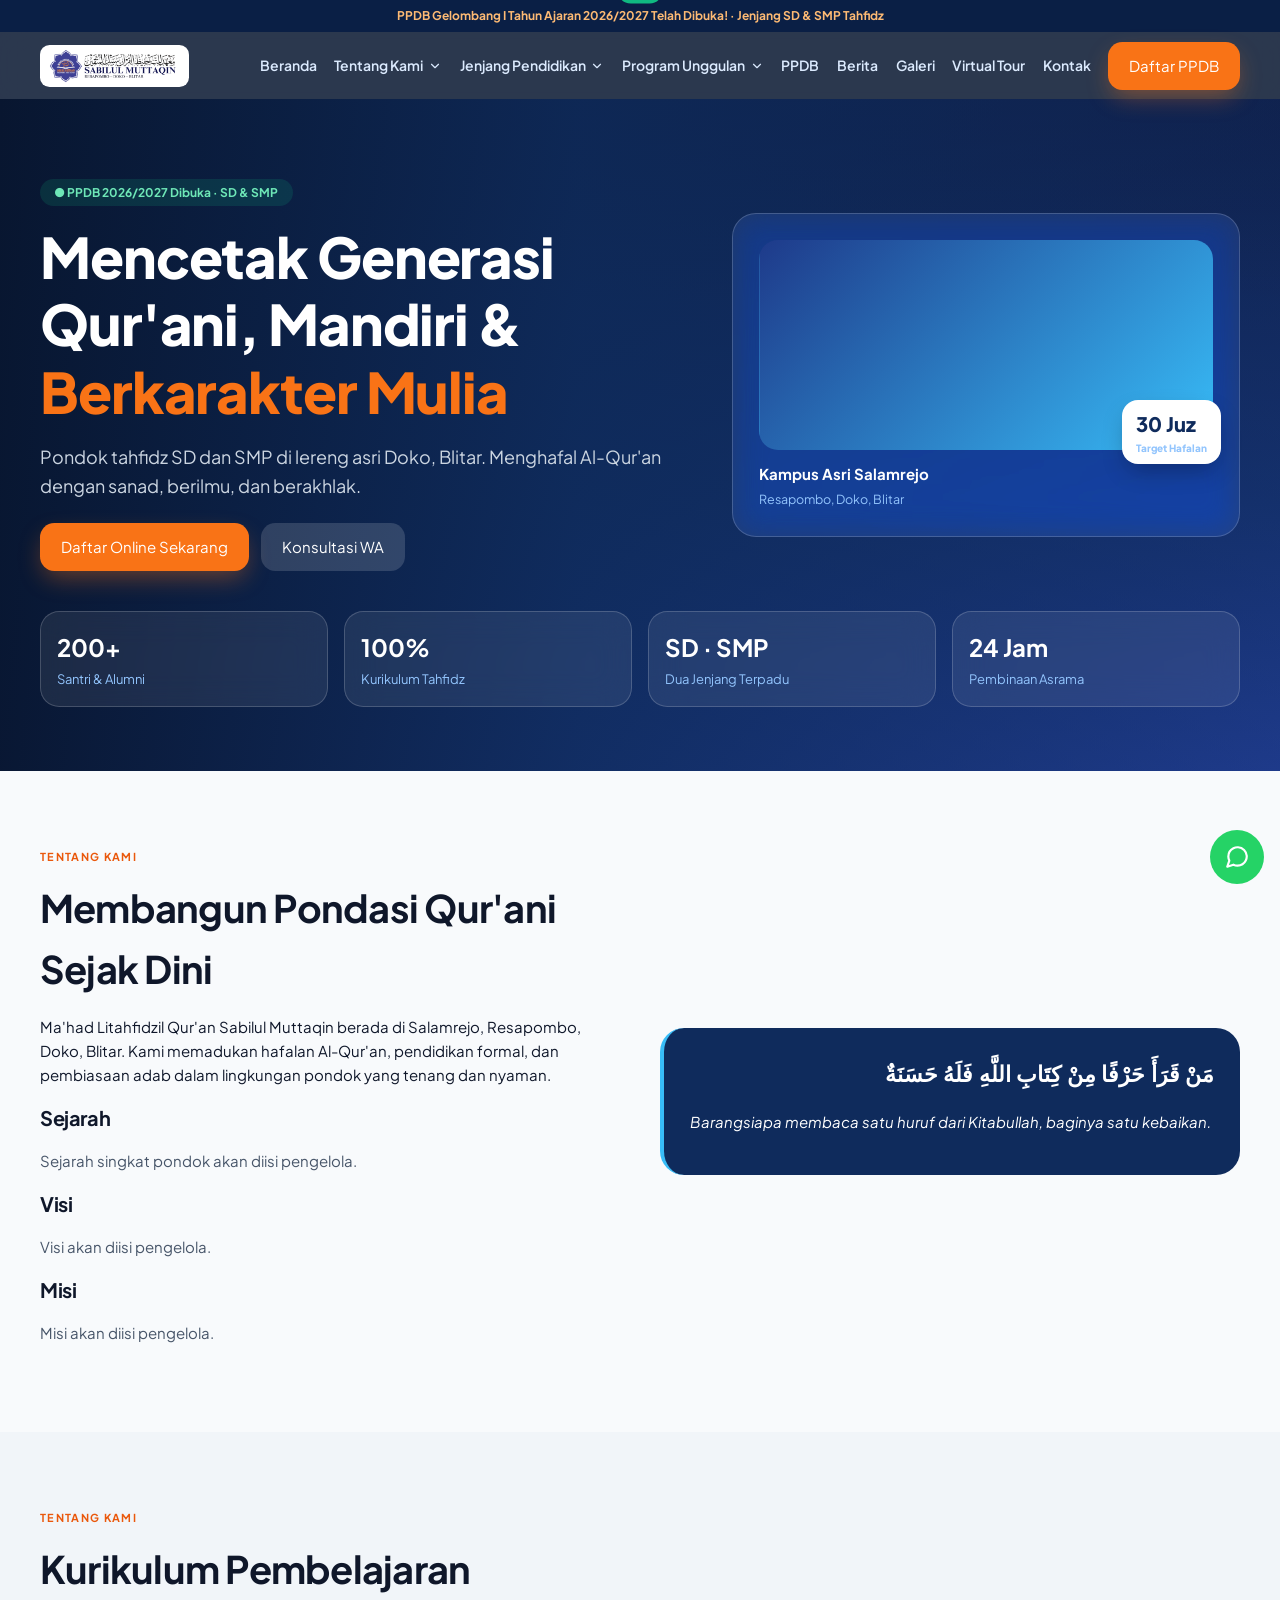
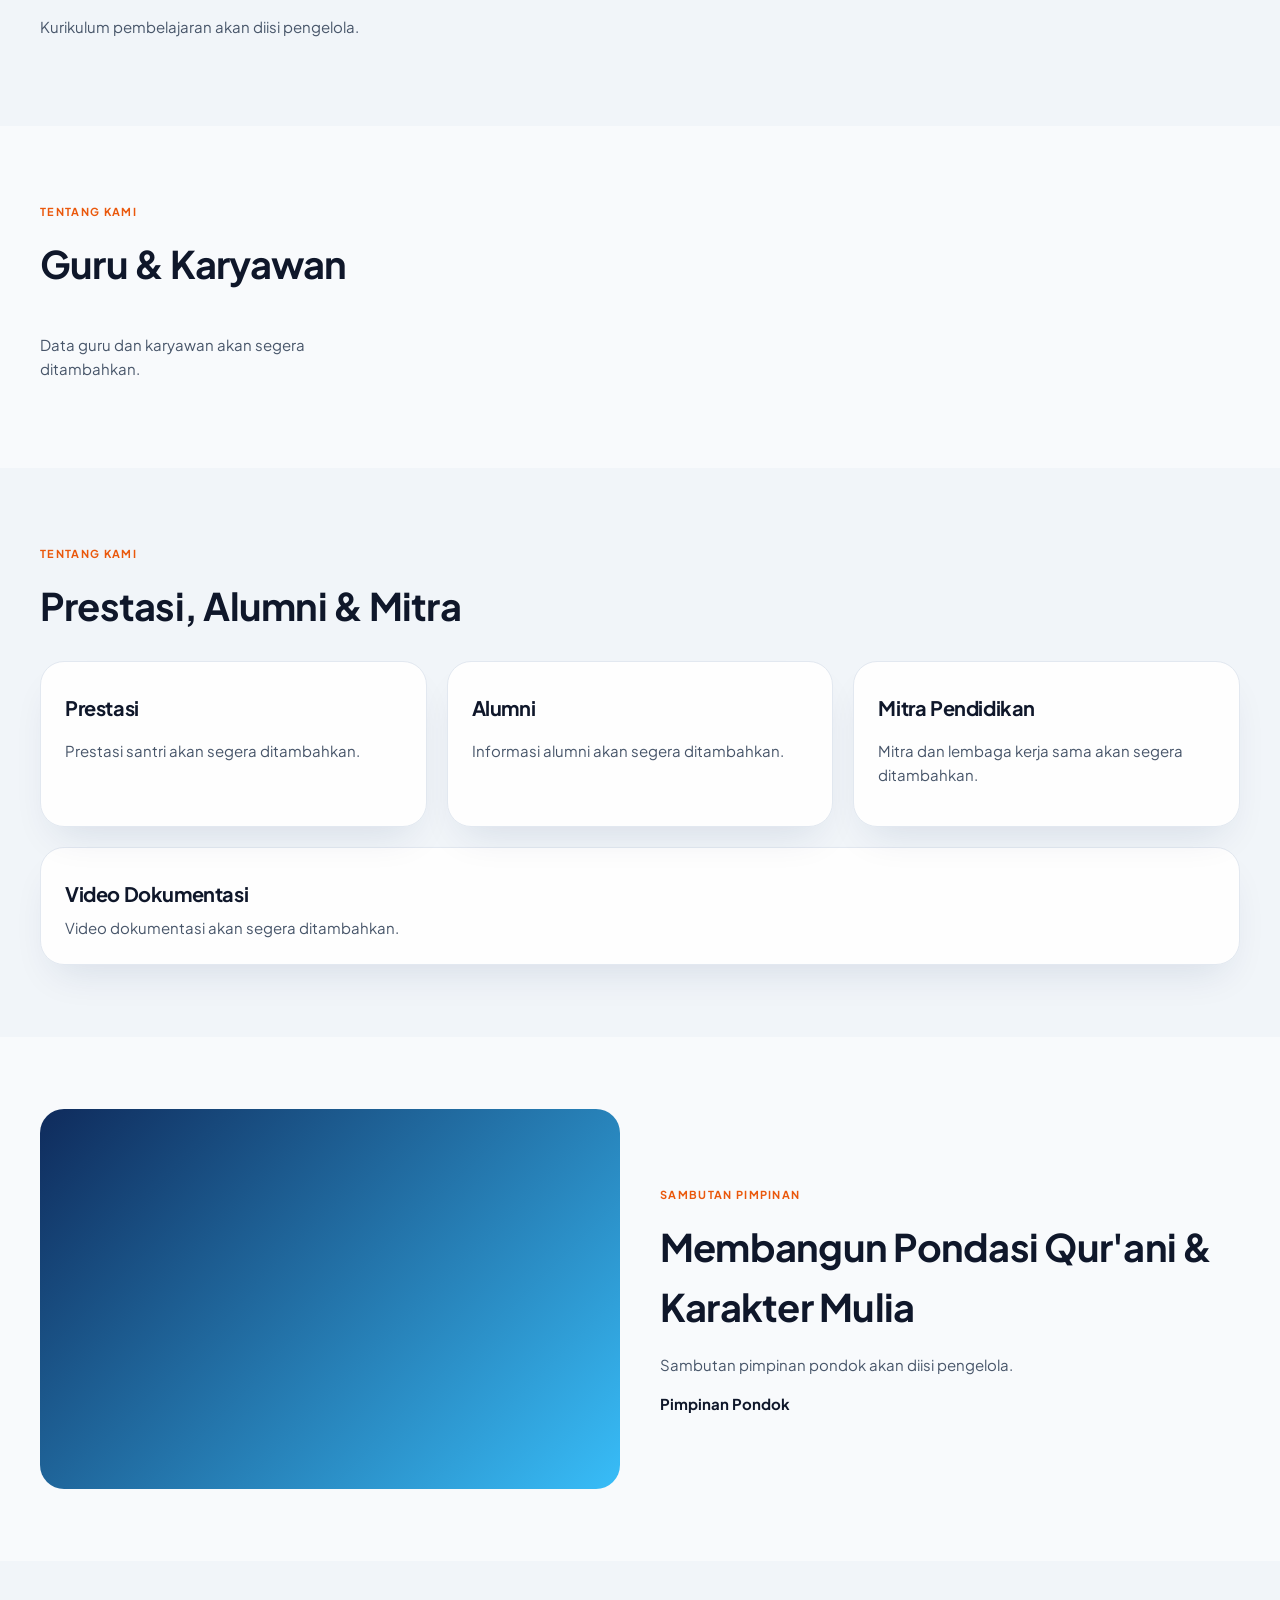
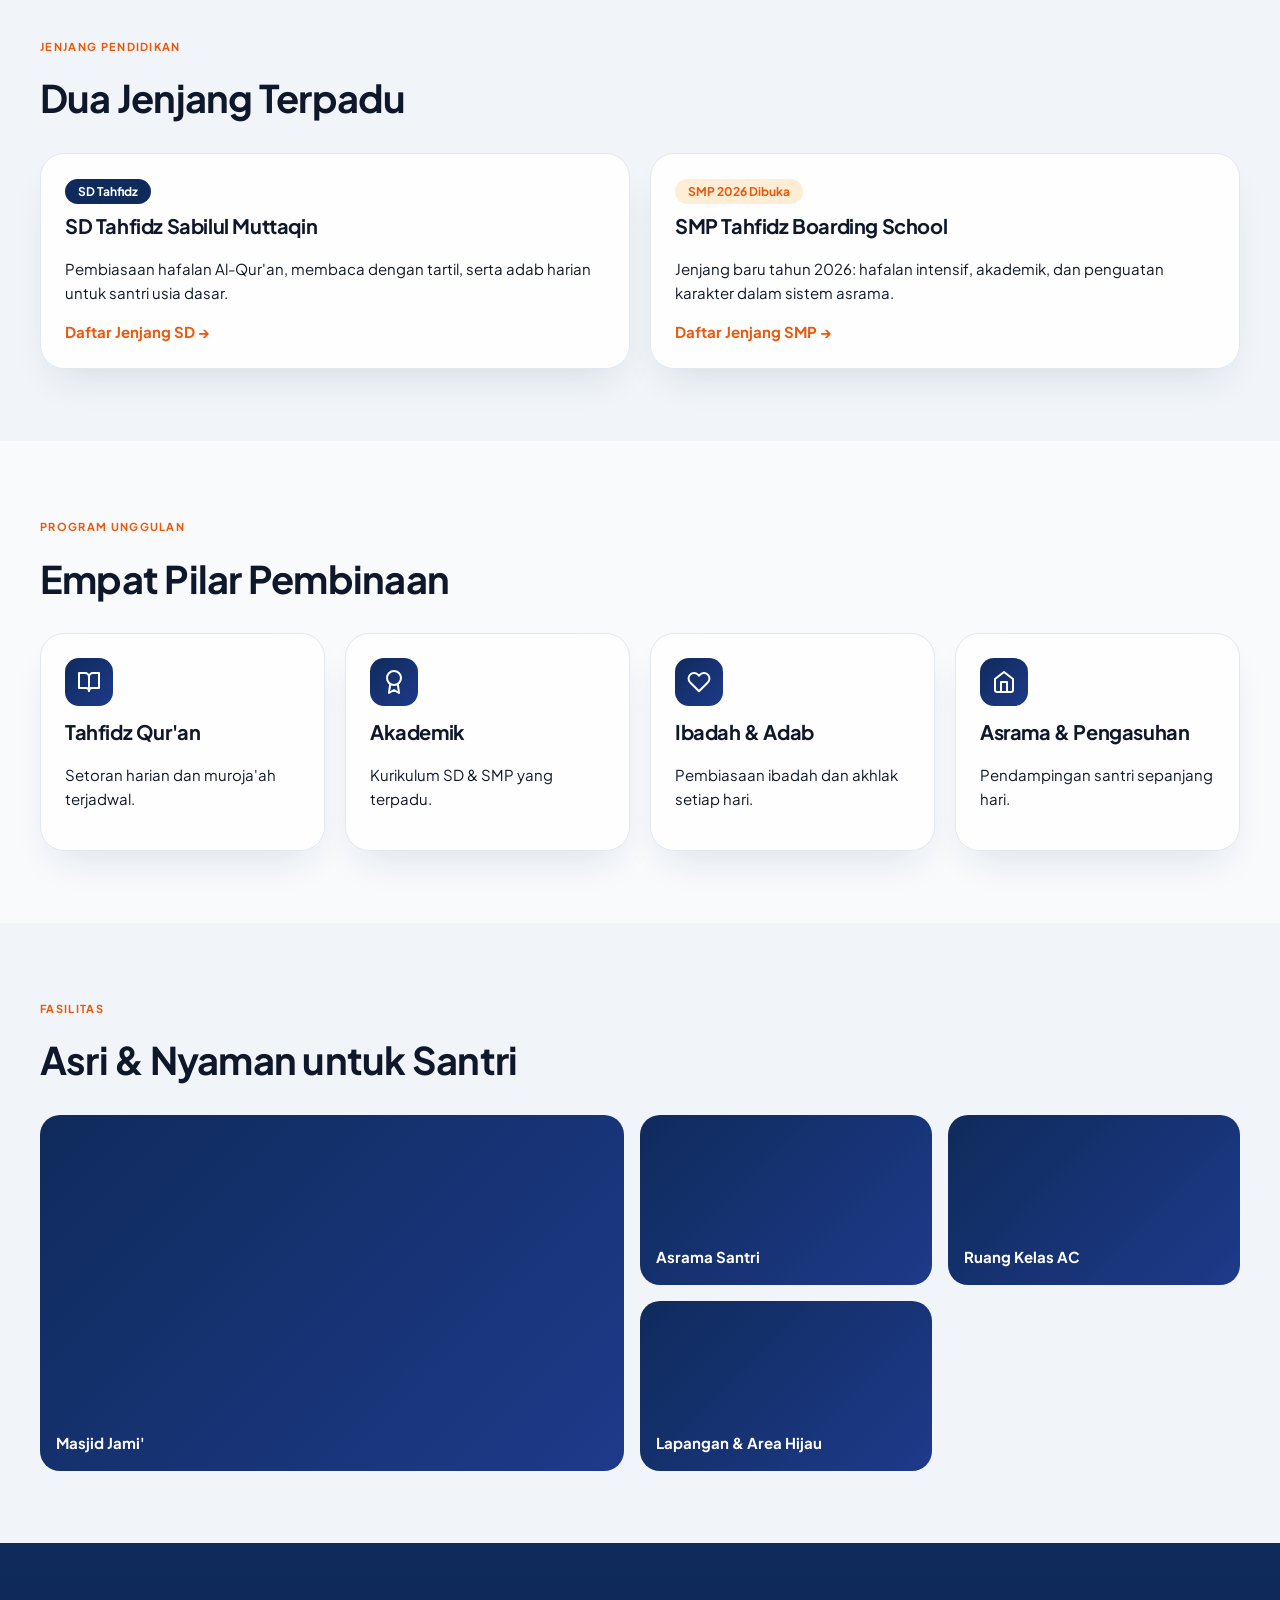
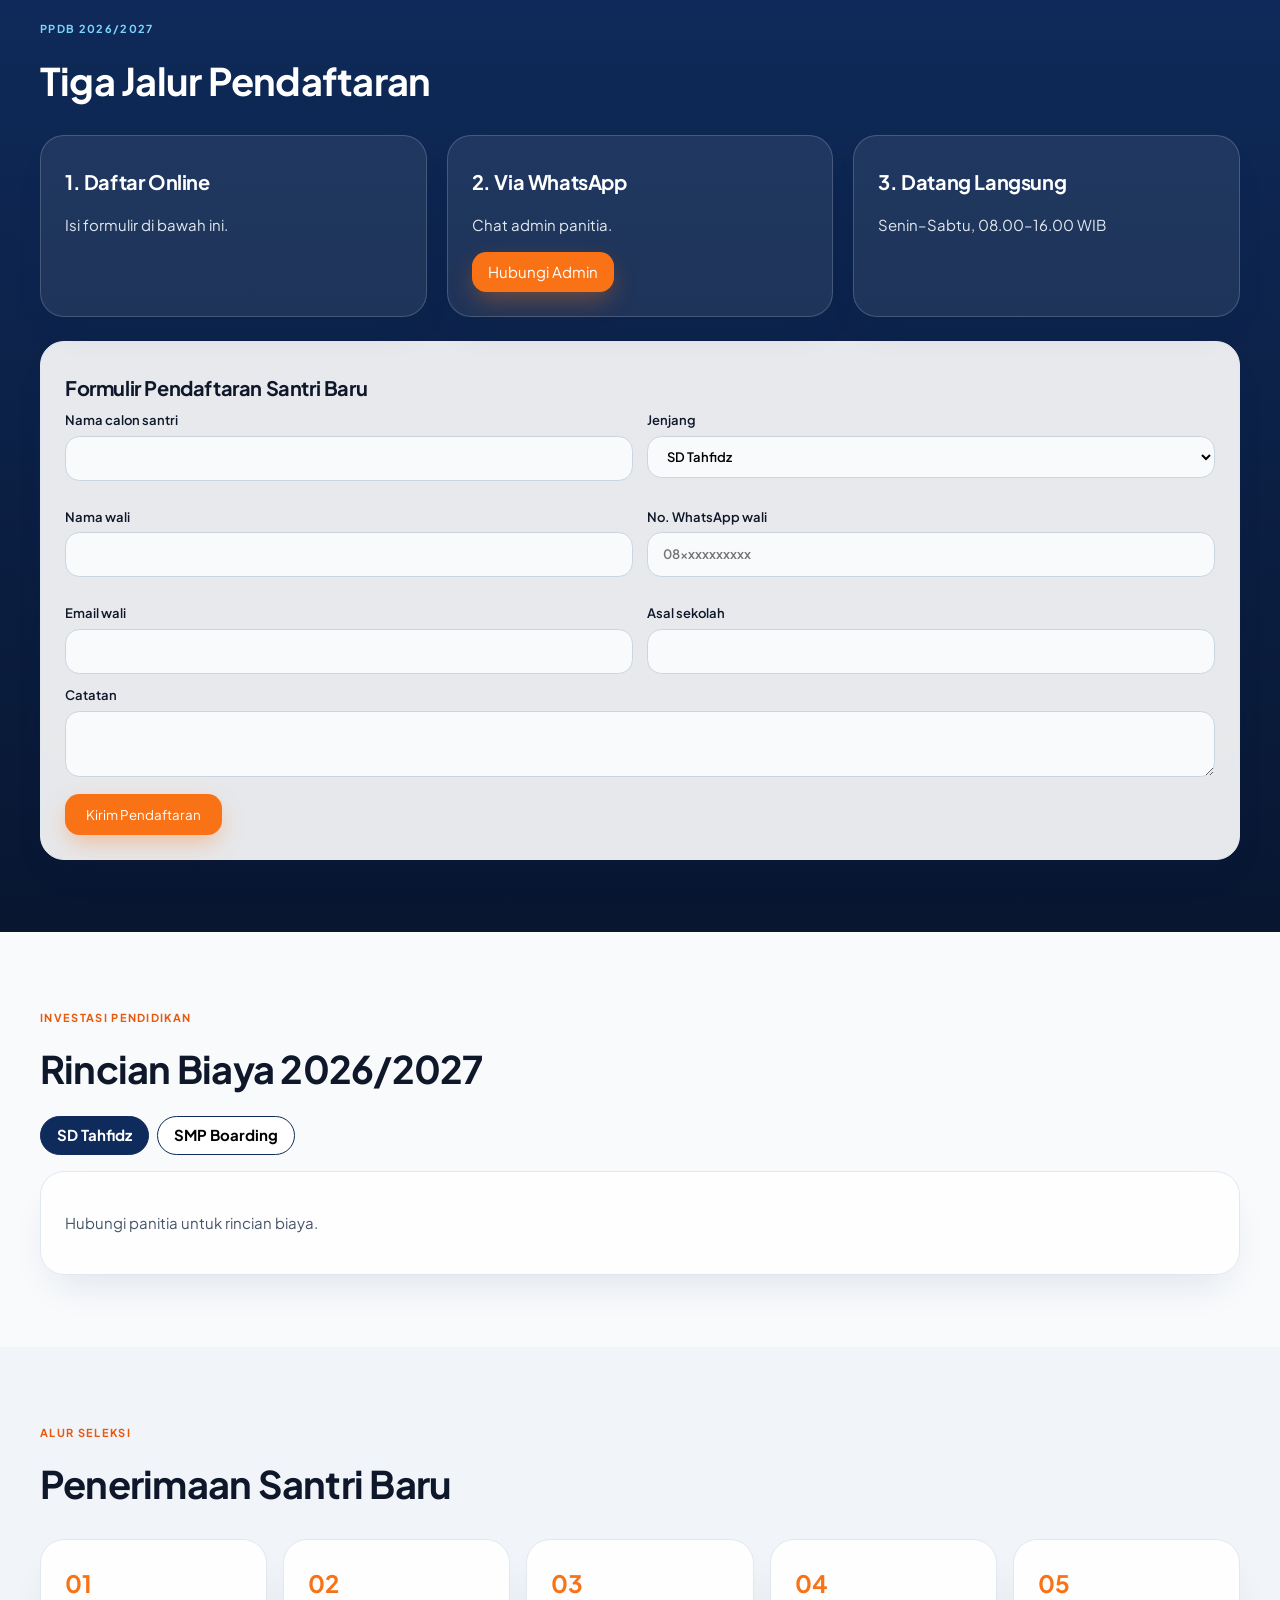
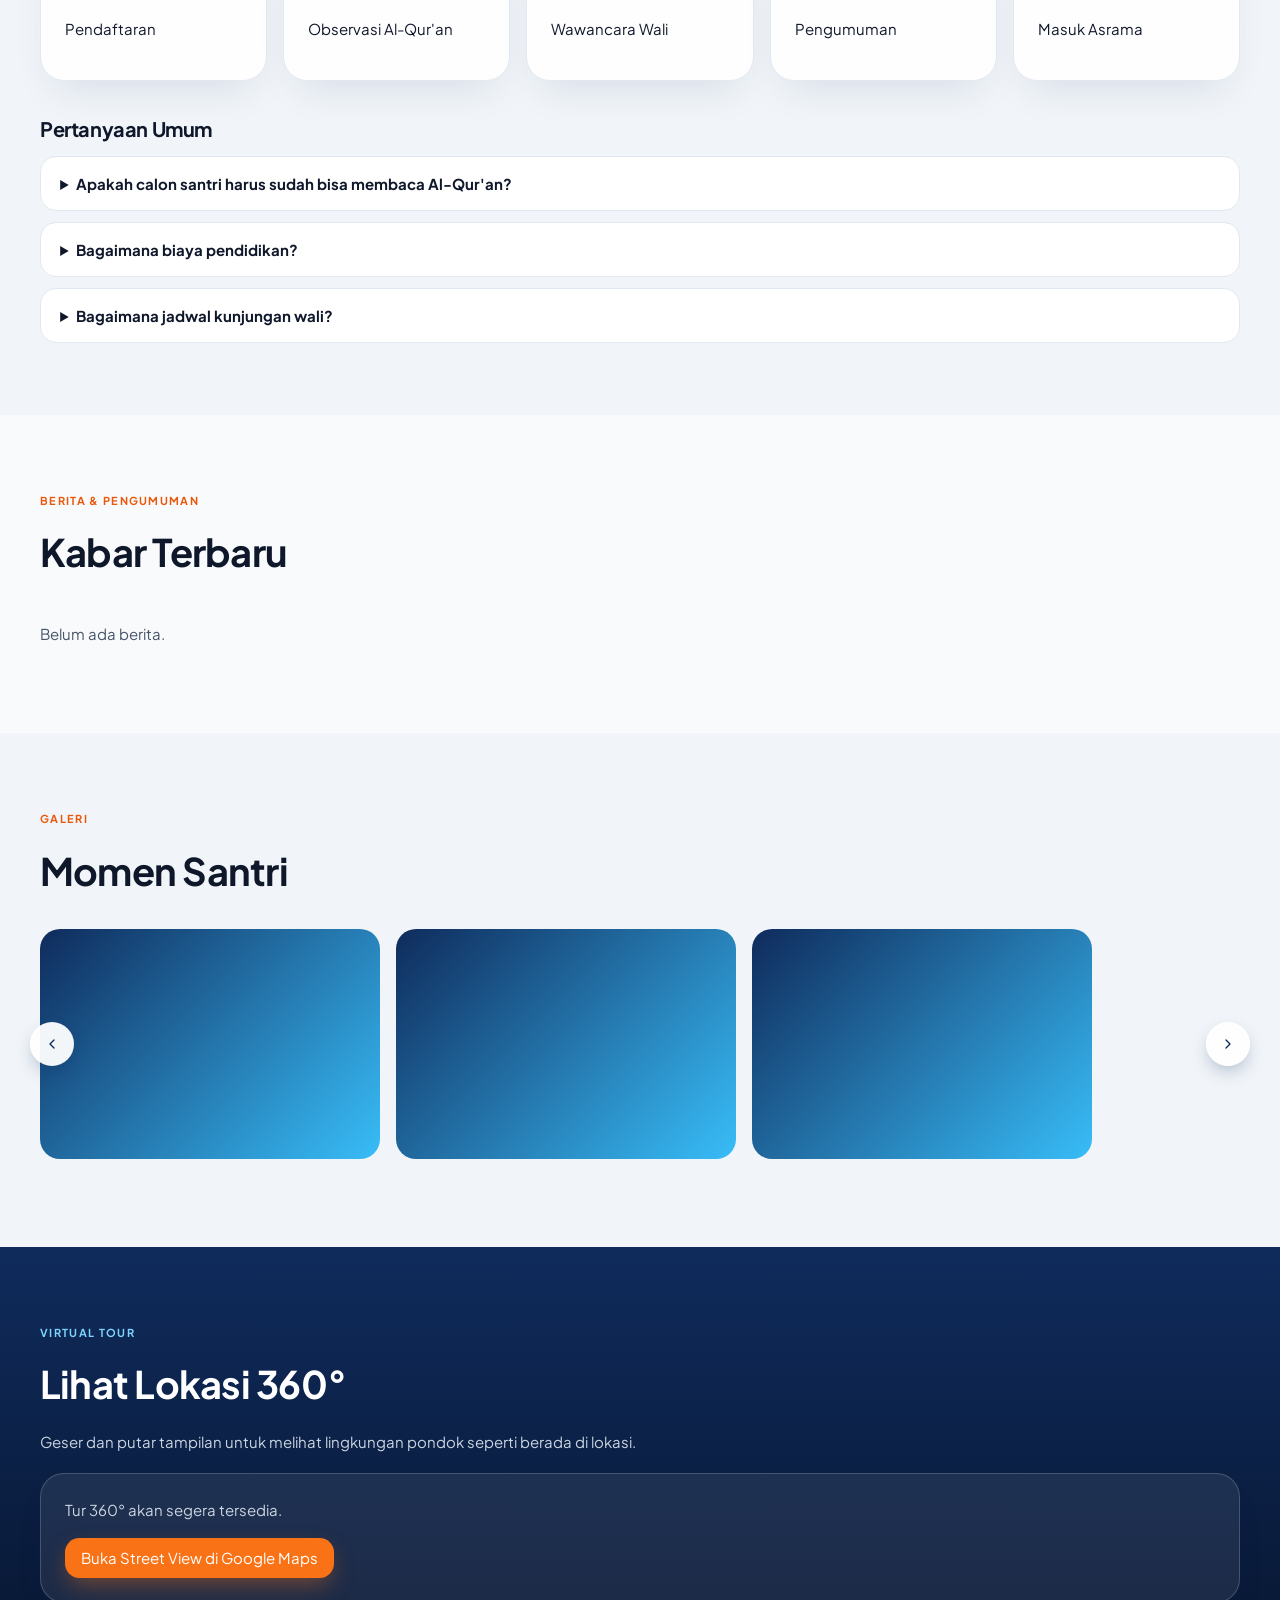
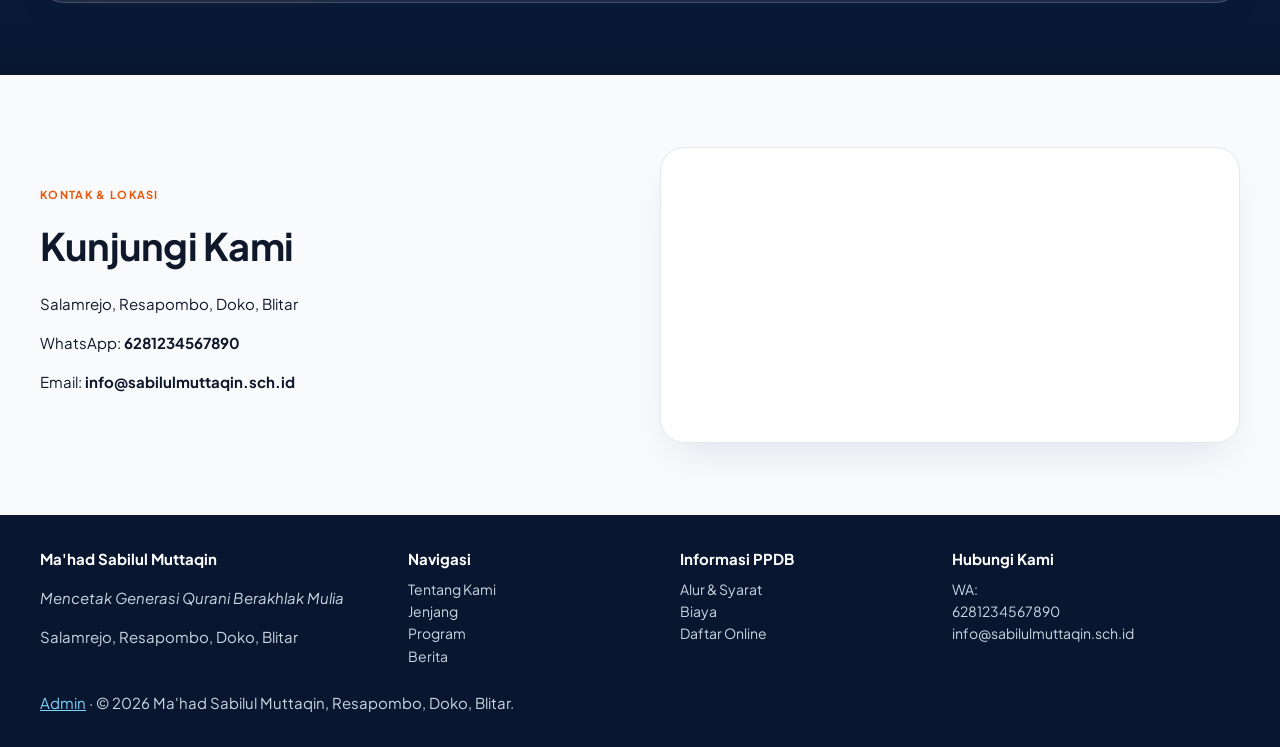
<file: index.html>
<!DOCTYPE html>
<html lang="id"><head><meta charset="utf-8"><meta name="viewport" content="width=device-width,initial-scale=1">
<title>Ma'had Sabilul Muttaqin – Pondok Tahfidz SD &amp; SMP Resapombo, Doko, Blitar</title>
<meta name="description" content="Mencetak Generasi Qurani Berakhlak Mulia. Pondok tahfidz SD dan SMP di Resapombo, Doko, Blitar. Daftar santri baru online.">
<meta property="og:type" content="website"><meta property="og:site_name" content="Ma'had Sabilul Muttaqin"><meta property="og:title" content="Ma'had Sabilul Muttaqin – Pondok Tahfidz SD &amp; SMP Blitar"><meta property="og:description" content="Mencetak Generasi Qurani Berakhlak Mulia. Pendaftaran santri baru SD dan SMP Tahfidz dibuka."><meta property="og:image" content="https://pasa-17.github.io/WebsiteSBM/assets/logo.png"><meta property="og:url" content="https://pasa-17.github.io/WebsiteSBM/"><meta name="twitter:card" content="summary"><meta name="theme-color" content="#0F2B5C">
<script type="application/ld+json">{"@context":"https://schema.org","@type":"EducationalOrganization","name":"Ma'had Sabilul Muttaqin","alternateName":"Ma'had Litahfidzil Qur'an Sabilul Muttaqin","url":"https://pasa-17.github.io/WebsiteSBM/","logo":"https://pasa-17.github.io/WebsiteSBM/assets/logo.png","slogan":"Mencetak Generasi Qurani Berakhlak Mulia","address":{"@type":"PostalAddress","streetAddress":"Salamrejo, Resapombo, Doko","addressLocality":"Blitar","addressCountry":"ID"},"geo":{"@type":"GeoCoordinates","latitude":-8.0291696,"longitude":112.4345699}}</script>
<link rel="icon" href="assets/favicon.png"><link rel="preconnect" href="https://fonts.googleapis.com">
<link href="https://fonts.googleapis.com/css2?family=Plus+Jakarta+Sans:wght@400;600;700;800&display=swap" rel="stylesheet">
<link rel="stylesheet" href="css/style.css"><script>document.documentElement.classList.add("wait");setTimeout(function(){document.documentElement.classList.remove("wait")},4000)</script></head>
<body><div id="mt" hidden><div><img src="assets/logo.png" alt="Ma'had Sabilul Muttaqin" style="height:64px;background:#fff;border-radius:.8rem;padding:6px 12px"><h1 style="margin-top:1.2rem">Website Segera Hadir</h1><p id="mt-p" style="max-width:520px;margin:1rem auto">Website resmi Ma'had Sabilul Muttaqin sedang kami lengkapi dan insyaa Allah segera hadir.</p><p style="color:#93c5fd">Salamrejo, Resapombo, Doko, Blitar</p></div></div><div id="glow"></div><div id="notif" class="notif"></div>
<div class="topbar" data-p="PENGUMUMAN">PPDB Gelombang I Tahun Ajaran 2026/2027 Telah Dibuka! · Jenjang SD &amp; SMP Tahfidz</div>
<header class="nav"><div class="wrap nav-in">
<a href="#beranda" class="logo"><img src="assets/logo.png" alt="Ma'had Sabilul Muttaqin"></a>
<button class="burger" aria-label="Menu" onclick="document.body.classList.toggle('open')"><svg class="ic"><use href="#i-menu"/></svg></button>
<nav id="menu"><a href="#beranda">Beranda</a><div class="dd"><a href="#tentang">Tentang Kami <svg class="ic ch"><use href="#i-chev"/></svg></a><div class="dd-m"><a href="#sejarah">Sejarah</a><a href="#visi-misi">Visi &amp; Misi</a><a href="#kurikulum">Kurikulum Pembelajaran</a><a href="#guru">Guru &amp; Karyawan</a><a href="#prestasi">Prestasi</a><a href="#fasilitas">Fasilitas</a><a href="#alumni">Alumni</a><a href="#mitra">Mitra Pendidikan</a><a href="#video">Video Dokumentasi</a></div></div><div class="dd"><a href="#jenjang">Jenjang Pendidikan <svg class="ic ch"><use href="#i-chev"/></svg></a><div class="dd-m"><a href="#jenjang">SD Tahfidz Sabilul Muttaqin</a><a href="#jenjang">SMP Tahfidz Boarding School</a></div></div><div class="dd"><a href="#program">Program Unggulan <svg class="ic ch"><use href="#i-chev"/></svg></a><div class="dd-m"><a href="#program">Tahfidz Qur'an</a><a href="#program">Akademik</a><a href="#program">Ibadah &amp; Adab</a><a href="#program">Asrama &amp; Pengasuhan</a></div></div><a href="#ppdb">PPDB</a><a href="#berita">Berita</a><a href="#galeri">Galeri</a><a href="#tur360">Virtual Tour</a><a href="#kontak">Kontak</a><a class="btn amber" href="#ppdb">Daftar PPDB</a></nav></div></header>

<section id="beranda" class="hero"><div class="hbg" id="hbg"></div><div class="hov"></div><div class="wrap hero-in">
<div class="rv"><span class="chip">● PPDB 2026/2027 Dibuka · SD &amp; SMP</span>
<h1>Mencetak Generasi Qur'ani, Mandiri &amp; <em>Berkarakter Mulia</em></h1>
<p>Pondok tahfidz SD dan SMP di lereng asri Doko, Blitar. Menghafal Al-Qur'an dengan sanad, berilmu, dan berakhlak.</p>
<div class="cta"><a class="btn amber" href="#ppdb">Daftar Online Sekarang</a><a class="btn glass" data-wa="Assalamu'alaikum, saya ingin konsultasi PPDB." href="#">Konsultasi WA</a></div></div>
<div class="glasscard rv"><div class="campus" id="campus"><div class="cl" id="cl"></div><span class="badge30">30 Juz<small>Target Hafalan</small></span></div><b>Kampus Asri Salamrejo</b><br><small style="color:#93c5fd">Resapombo, Doko, Blitar</small></div></div>
<div class="wrap statbar"><div class="rv"><b data-p="JUMLAH_ALUMNI">200+</b><span>Santri &amp; Alumni</span></div><div class="rv"><b>100%</b><span>Kurikulum Tahfidz</span></div><div class="rv"><b>SD · SMP</b><span>Dua Jenjang Terpadu</span></div><div class="rv"><b>24 Jam</b><span>Pembinaan Asrama</span></div></div></section>

<section id="tentang" class="sec"><div class="wrap two"><div class="rv"><span class="eyebrow">Tentang Kami</span><h2>Membangun Pondasi Qur'ani Sejak Dini</h2>
<p>Ma'had Litahfidzil Qur'an Sabilul Muttaqin berada di Salamrejo, Resapombo, Doko, Blitar. Kami memadukan hafalan Al-Qur'an, pendidikan formal, dan pembiasaan adab dalam lingkungan pondok yang tenang dan nyaman.</p>
<h3 id="sejarah">Sejarah</h3><p class="muted" data-p="SEJARAH">Sejarah singkat pondok akan diisi pengelola.</p><h3 id="visi-misi">Visi</h3><p class="muted" data-p="VISI">Visi akan diisi pengelola.</p><h3>Misi</h3><p class="muted" data-p="MISI">Misi akan diisi pengelola.</p></div>
<blockquote class="quote rv"><div class="ar">مَنْ قَرَأَ حَرْفًا مِنْ كِتَابِ اللَّهِ فَلَهُ حَسَنَةٌ</div><p><i>Barangsiapa membaca satu huruf dari Kitabullah, baginya satu kebaikan.</i></p></blockquote></div></section>

<section id="kurikulum" class="sec alt"><div class="wrap"><span class="eyebrow">Tentang Kami</span><h2>Kurikulum Pembelajaran</h2><p class="muted" data-p="KURIKULUM">Kurikulum pembelajaran akan diisi pengelola.</p></div></section>
<section id="guru" class="sec"><div class="wrap"><span class="eyebrow">Tentang Kami</span><h2>Guru &amp; Karyawan</h2><div id="guru-list" class="grid4"></div></div></section>
<section class="sec alt"><div class="wrap"><span class="eyebrow">Tentang Kami</span><h2>Prestasi, Alumni &amp; Mitra</h2><div class="grid3"><div id="prestasi" class="card rv"><h3>Prestasi</h3><p class="muted" data-p="PRESTASI">Prestasi santri akan segera ditambahkan.</p></div><div id="alumni" class="card rv"><h3>Alumni</h3><p class="muted" data-p="ALUMNI_INFO">Informasi alumni akan segera ditambahkan.</p></div><div id="mitra" class="card rv"><h3>Mitra Pendidikan</h3><p class="muted" data-p="MITRA">Mitra dan lembaga kerja sama akan segera ditambahkan.</p></div></div>
<div id="video" class="card rv" style="margin-top:1.25rem"><h3>Video Dokumentasi</h3><div id="vid" class="muted">Video dokumentasi akan segera ditambahkan.</div></div></div></section>
<section class="sec"><div class="wrap two"><div class="rv"><div class="ph portrait"></div></div><div class="rv"><span class="eyebrow">Sambutan Pimpinan</span><h2>Membangun Pondasi Qur'ani &amp; Karakter Mulia</h2><p class="muted" data-p="SAMBUTAN">Sambutan pimpinan pondok akan diisi pengelola.</p><b data-p="PIMPINAN">Pimpinan Pondok</b></div></div></section>
<section id="jenjang" class="sec alt"><div class="wrap"><span class="eyebrow">Jenjang Pendidikan</span><h2>Dua Jenjang Terpadu</h2>
<div class="grid2"><article class="card rv"><span class="pill">SD Tahfidz</span><h3>SD Tahfidz Sabilul Muttaqin</h3><p>Pembiasaan hafalan Al-Qur'an, membaca dengan tartil, serta adab harian untuk santri usia dasar.</p><a href="#ppdb" class="link">Daftar Jenjang SD →</a></article>
<article class="card rv"><span class="pill new">SMP 2026 Dibuka</span><h3>SMP Tahfidz Boarding School</h3><p>Jenjang baru tahun 2026: hafalan intensif, akademik, dan penguatan karakter dalam sistem asrama.</p><a href="#ppdb" class="link">Daftar Jenjang SMP →</a></article></div></div></section>

<section id="program" class="sec"><div class="wrap"><span class="eyebrow">Program Unggulan</span><h2>Empat Pilar Pembinaan</h2>
<div class="grid4"><div class="card rv"><span class="ico"><svg class="ic"><use href="#i-book"/></svg></span><h3>Tahfidz Qur'an</h3><p>Setoran harian dan muroja'ah terjadwal.</p></div><div class="card rv"><span class="ico"><svg class="ic"><use href="#i-award"/></svg></span><h3>Akademik</h3><p>Kurikulum SD &amp; SMP yang terpadu.</p></div><div class="card rv"><span class="ico"><svg class="ic"><use href="#i-heart"/></svg></span><h3>Ibadah &amp; Adab</h3><p>Pembiasaan ibadah dan akhlak setiap hari.</p></div><div class="card rv"><span class="ico"><svg class="ic"><use href="#i-home"/></svg></span><h3>Asrama &amp; Pengasuhan</h3><p>Pendampingan santri sepanjang hari.</p></div></div></div></section>

<section id="fasilitas" class="sec alt"><div class="wrap"><span class="eyebrow">Fasilitas</span><h2>Asri &amp; Nyaman untuk Santri</h2><div class="fas"><div class="tile big rv">Masjid Jami'</div><div class="tile rv">Asrama Santri</div><div class="tile rv">Ruang Kelas AC</div><div class="tile rv">Lapangan &amp; Area Hijau</div></div></div></section>
<section id="ppdb" class="sec dark"><div class="wrap"><span class="eyebrow light">PPDB 2026/2027</span><h2>Tiga Jalur Pendaftaran</h2>
<div class="grid3"><div class="card glass rv"><h3>1. Daftar Online</h3><p>Isi formulir di bawah ini.</p></div><div class="card glass rv"><h3>2. Via WhatsApp</h3><p>Chat admin panitia.</p><a class="btn amber sm" data-wa="Assalamu'alaikum, saya ingin mendaftar santri baru." href="#">Hubungi Admin</a></div><div class="card glass rv"><h3>3. Datang Langsung</h3><p data-p="JAM_LAYANAN">Senin–Sabtu, 08.00–16.00 WIB</p></div></div>
<form id="form" class="form card rv"><h3>Formulir Pendaftaran Santri Baru</h3>
<div class="fg"><label>Nama calon santri<input name="nama" required></label><label>Jenjang<select name="jenjang"><option>SD Tahfidz</option><option>SMP Tahfidz Boarding</option></select></label>
<label>Nama wali<input name="wali" required></label><label>No. WhatsApp wali<input name="hp" inputmode="tel" required placeholder="08xxxxxxxxxx"></label>
<label>Email wali<input name="email" type="email"></label><label>Asal sekolah<input name="asal"></label></div>
<label>Catatan<textarea name="catatan" rows="2"></textarea></label><input name="website" class="hp" tabindex="-1" autocomplete="off">
<button class="btn amber" type="submit">Kirim Pendaftaran</button></form></div></section>

<section id="biaya" class="sec"><div class="wrap"><span class="eyebrow">Investasi Pendidikan</span><h2>Rincian Biaya 2026/2027</h2>
<div class="tabs" id="bj"><button data-j="SD" class="on">SD Tahfidz</button><button data-j="SMP">SMP Boarding</button></div><div class="card x" id="biaya-box"><p class="muted">Hubungi panitia untuk rincian biaya.</p></div></div></section>
<section class="sec alt"><div class="wrap"><span class="eyebrow">Alur Seleksi</span><h2>Penerimaan Santri Baru</h2>
<div class="grid5"><div class="card rv"><b>01</b><p>Pendaftaran</p></div><div class="card rv"><b>02</b><p>Observasi Al-Qur'an</p></div><div class="card rv"><b>03</b><p>Wawancara Wali</p></div><div class="card rv"><b>04</b><p>Pengumuman</p></div><div class="card rv"><b>05</b><p>Masuk Asrama</p></div></div>
<h3 style="margin-top:2rem">Pertanyaan Umum</h3><div class="faq"><details><summary>Apakah calon santri harus sudah bisa membaca Al-Qur'an?</summary><p>Tersedia program Iqro untuk pemula. Hubungi panitia untuk penempatan.</p></details><details><summary>Bagaimana biaya pendidikan?</summary><p data-p="INFO_BIAYA">Rincian biaya diberikan oleh panitia pendaftaran.</p></details><details><summary>Bagaimana jadwal kunjungan wali?</summary><p>Jadwal kunjungan diinformasikan oleh panitia dan pengasuh.</p></details></div></div></section>
<section id="berita" class="sec"><div class="wrap"><span class="eyebrow">Berita &amp; Pengumuman</span><h2>Kabar Terbaru</h2><div id="berita-list" class="grid3"></div></div></section>
<section id="galeri" class="sec alt"><div class="wrap"><span class="eyebrow">Galeri</span><h2>Momen Santri</h2><div class="gal"><button class="gnav l" id="gprev" aria-label="Sebelumnya"><svg class="ic"><use href="#i-chev"/></svg></button><div id="galeri-list" class="slider"></div><button class="gnav r" id="gnext" aria-label="Berikutnya"><svg class="ic"><use href="#i-chev"/></svg></button></div></div></section>

<section id="tur360" class="sec dark"><div class="wrap"><span class="eyebrow light">Virtual Tour</span><h2>Lihat Lokasi 360°</h2><p style="color:#cbd5e1">Geser dan putar tampilan untuk melihat lingkungan pondok seperti berada di lokasi.</p>
<div class="card glass rv" style="margin-top:1.2rem"><div id="sv"></div><div id="pano" hidden style="height:440px;border-radius:1rem;margin-top:1rem"></div><p id="tur-empty" style="color:#cbd5e1;margin:0">Tur 360° akan segera tersedia.</p><p style="margin:1rem 0 0"><a class="btn amber sm" id="svlink" target="_blank" rel="noopener">Buka Street View di Google Maps</a></p></div></div></section>
<section id="kontak" class="sec"><div class="wrap two"><div class="rv"><span class="eyebrow">Kontak &amp; Lokasi</span><h2>Kunjungi Kami</h2>
<p data-p="ALAMAT">Salamrejo, Resapombo, Doko, Blitar</p><p>WhatsApp: <b data-p="WA_ADMIN">—</b></p><p>Email: <b data-p="EMAIL">—</b></p>
<div class="soc" id="soc"></div></div><div class="card rv"><iframe id="peta" title="Peta" loading="lazy" style="width:100%;height:240px;border:0;border-radius:1rem"></iframe></div></div></section>

<footer class="foot"><div class="wrap fgrid"><div><b>Ma'had Sabilul Muttaqin</b><p><i>Mencetak Generasi Qurani Berakhlak Mulia</i></p><p>Salamrejo, Resapombo, Doko, Blitar</p></div><div><b>Navigasi</b><a href="#tentang">Tentang Kami</a><a href="#jenjang">Jenjang</a><a href="#program">Program</a><a href="#berita">Berita</a></div><div><b>Informasi PPDB</b><a href="#ppdb">Alur &amp; Syarat</a><a href="#biaya">Biaya</a><a href="#ppdb">Daftar Online</a></div><div><b>Hubungi Kami</b><span>WA: <span data-p="WA_ADMIN">—</span></span><span data-p="EMAIL">—</span><span data-p="JAM_LAYANAN"></span></div></div><div class="wrap" style="margin-top:1.5rem"><a href="admin.html" style="color:#7dd3fc">Admin</a> · © 2026 Ma'had Sabilul Muttaqin, Resapombo, Doko, Blitar.</div></footer>
<a class="fab" data-wa="Assalamu'alaikum, saya ingin bertanya." href="#" aria-label="WhatsApp"><svg class="ic" style="width:26px;height:26px;color:#fff"><use href="#i-chat"/></svg></a>
<div id="nw" class="pop" hidden role="dialog" aria-label="Berita"><div class="popc" style="max-width:640px"><button class="popx" id="nw-x" aria-label="Tutup"><svg class="ic"><use href="#i-x"/></svg></button><div id="nw-c"></div></div></div>
<div id="pop" class="pop" hidden role="dialog" aria-label="Pengumuman"><div class="popc"><button class="popx" id="pop-x" aria-label="Tutup"><svg class="ic"><use href="#i-x"/></svg></button><div id="pop-c"></div><div class="popnav"><button id="pop-p" aria-label="Sebelumnya"><svg class="ic"><use href="#i-chev"/></svg></button><div id="pop-d" class="dots"></div><button id="pop-n" aria-label="Berikutnya"><svg class="ic"><use href="#i-chev"/></svg></button></div></div></div>
<div id="lb" class="lb" hidden role="dialog" aria-label="Galeri foto"><button class="lbb lbx" id="lbx" aria-label="Tutup"><svg class="ic"><use href="#i-x"/></svg></button><button class="lbb lbp" id="lbp" aria-label="Sebelumnya"><svg class="ic"><use href="#i-chev"/></svg></button><img id="lbi" alt=""><div class="lbc" id="lbc"></div><button class="lbb lbn" id="lbn" aria-label="Berikutnya"><svg class="ic"><use href="#i-chev"/></svg></button></div>
<script src="js/icons.js"></script><script src="js/config.js"></script><script src="js/app.js"></script></body></html>
</file>
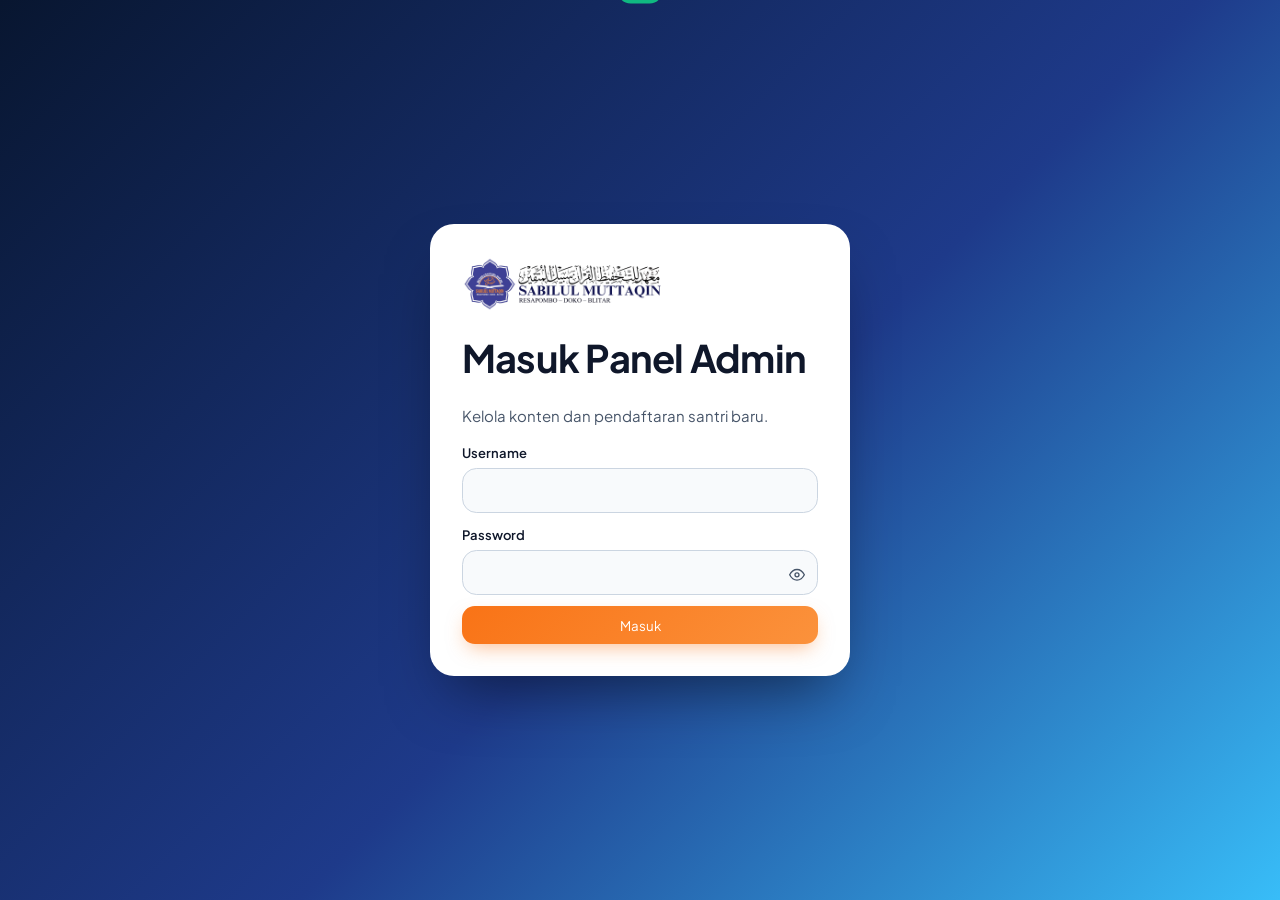
<file: admin.html>
<!DOCTYPE html><html lang="id"><head><meta charset="utf-8"><meta name="viewport" content="width=device-width,initial-scale=1"><meta name="robots" content="noindex"><title>Panel Admin – Ma'had Sabilul Muttaqin</title><link rel="icon" href="assets/favicon.png"><link rel="preconnect" href="https://fonts.googleapis.com"><link href="https://fonts.googleapis.com/css2?family=Plus+Jakarta+Sans:wght@400;600;700;800&display=swap" rel="stylesheet"><link rel="stylesheet" href="css/style.css"><link rel="stylesheet" href="css/admin.css"></head>
<body class="ab"><div id="notif" class="notif"></div>
<div id="login" class="lg"><form id="fl" class="lgc"><img src="assets/logo.png" alt="Logo" class="lgl"><h2>Masuk Panel Admin</h2><p class="muted">Kelola konten dan pendaftaran santri baru.</p>
<label>Username<input name="u" required autocomplete="username"></label>
<label>Password<span class="pw"><input name="p" type="password" required autocomplete="current-password"><button type="button" class="eye" aria-label="Lihat password"><svg class="ic"><use href="#i-eye"/></svg></button></span></label>
<button class="bt pri w100">Masuk</button></form></div>
<div id="app" hidden><aside><img src="assets/logo.png" alt="Logo" class="sbl"><nav id="nav"></nav><div class="usr"><span id="who"></span><button id="out" class="bt ghost sm" type="button"></button></div></aside><main id="main"></main></div>
<script src="js/icons.js"></script><script src="js/config.js"></script><script src="js/admin.js"></script></body></html>
</file>
<file: css/style.css>
:root{--navy:#0F2B5C;--deep:#081630;--vib:#1E3A8A;--amb:#F97316;--ambd:#EA580C;--cy:#38BDF8;--bg:#F8FAFC;--mut:#F1F5F9;--tx:#0F172A;--tx2:#475569}
*{box-sizing:border-box}html{scroll-behavior:smooth}body{margin:0;font:15px/1.6 'Plus Jakarta Sans',system-ui,sans-serif;color:var(--tx);background:var(--bg)}
.wrap{max-width:1240px;margin:auto;padding:0 1.25rem}h1,h2,h3{letter-spacing:-.02em;margin:.3em 0}h1{font-size:clamp(34px,5vw,56px);line-height:1.2;font-weight:800;color:#fff}h2{font-size:clamp(26px,3.4vw,38px);font-weight:700}h3{font-size:20px}
.nav{position:sticky;top:0;z-index:50;background:rgba(8,22,48,.85);backdrop-filter:blur(16px)}.nav-in{display:flex;align-items:center;justify-content:space-between;gap:1rem;padding:.6rem 1.25rem}
.logo img{height:42px;background:#fff;border-radius:.6rem;padding:3px 8px;display:block}nav{display:flex;align-items:center;gap:1.1rem}nav a:not(.btn){color:#dbeafe;text-decoration:none;font-weight:600;font-size:14px}nav a:hover{color:var(--amb)}.burger{display:none;background:none;border:0;color:#fff;font-size:26px}
.btn{display:inline-block;border:0;cursor:pointer;font:600 15px inherit;font-family:inherit;padding:.75rem 1.3rem;border-radius:.9rem;text-decoration:none;transition:.2s}.btn.sm{padding:.5rem 1rem}
.amber{background:var(--amb);color:#fff;box-shadow:0 10px 24px -4px rgba(249,115,22,.4)}.amber:hover{background:var(--ambd);transform:scale(1.03)}
.ghost{border:1px solid var(--cy);color:#fff;background:var(--navy)}.glass{background:rgba(255,255,255,.15);color:#fff}
.hero{background:linear-gradient(180deg,#081630,#0F2B5C 60%,#1E3A8A);padding:5rem 0 4rem}.hero-in{display:grid;grid-template-columns:1.3fr 1fr;gap:2rem;align-items:center}.hero p{color:#cbd5e1;font-size:18px}.hero em{color:var(--amb);font-style:normal}.cta{display:flex;gap:.8rem;flex-wrap:wrap;margin-top:1.4rem}
.chip{display:inline-block;background:rgba(16,185,129,.15);color:#6ee7b7;border-radius:9999px;padding:.25rem .9rem;font-size:12px;font-weight:700}
.glasscard{background:rgba(255,255,255,.08);border:1px solid rgba(255,255,255,.18);backdrop-filter:blur(16px) saturate(180%);border-radius:1.5rem;padding:1.6rem}.stats{display:grid;gap:1rem}.stats b{display:block;color:#fff;font-size:28px}.stats span{color:#93c5fd;font-size:13px}
.sec{padding:4.5rem 0}.alt{background:var(--mut)}.dark{background:linear-gradient(180deg,#0F2B5C,#081630);color:#fff}.dark h2{color:#fff}.muted{color:var(--tx2)}.two{display:grid;grid-template-columns:1fr 1fr;gap:2.5rem;align-items:center}
.eyebrow{font-size:11px;font-weight:700;letter-spacing:.12em;text-transform:uppercase;color:var(--ambd)}.eyebrow.light{color:#7dd3fc}
.card{background:rgba(255,255,255,.9);border:1px solid #e2e8f0;border-radius:1.5rem;padding:1.5rem;box-shadow:0 20px 40px -15px rgba(15,43,92,.12);transition:.25s}.card:hover{transform:translateY(-4px);border-color:var(--cy)}.card.glass{background:rgba(255,255,255,.08);border-color:rgba(255,255,255,.18);color:#e2e8f0}.card.glass h3{color:#fff}
.grid2,.grid3,.grid4{display:grid;gap:1.25rem;margin-top:1.5rem}.grid2{grid-template-columns:repeat(2,1fr)}.grid3{grid-template-columns:repeat(3,1fr)}.grid4{grid-template-columns:repeat(4,1fr)}.card i{font-style:normal;font-size:28px}
.pill{display:inline-block;background:var(--navy);color:#fff;border-radius:9999px;padding:.2rem .8rem;font-size:12px;font-weight:700}.pill.new{background:#FFEDD5;color:var(--ambd)}.link{color:var(--ambd);font-weight:700;text-decoration:none}
.quote{margin:0;background:var(--navy);color:#fff;border-radius:1.5rem;padding:1.6rem;border-left:4px solid var(--cy)}.ar{font:600 22px/1.9 'Noto Serif',serif;direction:rtl}
.form{margin-top:1.5rem;color:var(--tx)}.fg{display:grid;grid-template-columns:1fr 1fr;gap:.9rem}label{display:block;font-weight:600;font-size:13px;margin-bottom:.7rem}input,select,textarea{width:100%;margin-top:.3rem;padding:.7rem .9rem;border:1px solid #CBD5E1;border-radius:.9rem;background:var(--bg);font:inherit}input:focus,select:focus,textarea:focus{outline:0;border-color:var(--amb);box-shadow:0 0 0 3px rgba(249,115,22,.2)}.hp{position:absolute;left:-9999px}
.news img,.news .ph{width:100%;height:160px;object-fit:cover;border-radius:1rem;background:linear-gradient(135deg,#1E3A8A,#38BDF8)}.news small{color:var(--ambd);font-weight:700}
.slider{display:flex;gap:1rem;overflow-x:auto;scroll-snap-type:x mandatory;padding:1rem 0}.slider img,.slider .ph{flex:0 0 min(340px,80%);height:230px;object-fit:cover;border-radius:1.25rem;scroll-snap-align:start;background:linear-gradient(135deg,#0F2B5C,#38BDF8)}
.soc a{margin-right:.8rem;color:var(--navy);font-weight:700}.foot{background:var(--deep);color:#cbd5e1;padding:2rem 0;text-align:center}
.fab{position:fixed;right:1rem;bottom:1rem;width:54px;height:54px;border-radius:50%;background:#25D366;display:grid;place-items:center;font-size:26px;text-decoration:none;z-index:60;box-shadow:0 0 0 0 rgba(37,211,102,.6);animation:ping 2s infinite}@keyframes ping{70%{box-shadow:0 0 0 16px rgba(37,211,102,0)}}
#glow{position:fixed;width:360px;height:360px;margin:-180px 0 0 -180px;border-radius:50%;pointer-events:none;z-index:40;background:radial-gradient(circle,rgba(56,189,248,.15),transparent 65%);opacity:0;transition:opacity .3s}
.notif{position:fixed;top:1rem;left:50%;transform:translate(-50%,-150%);background:#10B981;color:#fff;padding:.8rem 1.4rem;border-radius:.9rem;z-index:99;transition:.3s}.notif.show{transform:translate(-50%,0)}.notif.error{background:#ba1a1a}
.rv{opacity:0;transform:translateY(24px);transition:opacity .7s,transform .7s}.rv.in{opacity:1;transform:none}
@media(max-width:900px){.hero-in,.two,.grid2,.grid3,.grid4,.fg{grid-template-columns:1fr}.burger{display:block}nav{display:none;position:absolute;top:100%;left:0;right:0;flex-direction:column;background:var(--deep);padding:1rem}.open nav{display:flex}}
@media(prefers-reduced-motion:reduce){.rv{opacity:1;transform:none;transition:none}.fab{animation:none}}
.grid5{display:grid;grid-template-columns:repeat(5,1fr);gap:1rem;margin-top:1.5rem}.grid5 b{color:var(--amb);font-size:24px}.faq details{background:#fff;border:1px solid #e2e8f0;border-radius:1rem;padding:.9rem 1.2rem;margin-top:.7rem}.faq summary{cursor:pointer;font-weight:700}
.adm{max-width:1000px;margin:2rem auto;padding:0 1rem}.adm table{width:100%;border-collapse:collapse;background:#fff;border-radius:1rem;overflow:hidden;font-size:13px}.adm th,.adm td{padding:.55rem .7rem;border-bottom:1px solid #e2e8f0;text-align:left;vertical-align:top}.adm th{background:var(--navy);color:#fff}.tabs{display:flex;gap:.5rem;margin:1rem 0}.tabs button{border:1px solid var(--navy);background:#fff;border-radius:9999px;padding:.4rem 1rem;font:inherit;font-weight:700;cursor:pointer}.tabs .on{background:var(--navy);color:#fff}.x{overflow-x:auto}
@media(max-width:900px){.grid5{grid-template-columns:1fr 1fr}}
.topbar{background:#0a1f45;color:#fdba74;text-align:center;font-size:12px;font-weight:700;padding:.4rem 1rem}
.campus{height:210px;border-radius:1.2rem;margin-bottom:.8rem;background:linear-gradient(135deg,#1E3A8A,#38BDF8) center/cover;position:relative}.badge30{position:absolute;right:-8px;bottom:-14px;background:#fff;color:var(--navy);border-radius:1rem;padding:.5rem .9rem;font-weight:800;font-size:20px;box-shadow:0 10px 25px -5px rgba(0,0,0,.3)}.badge30 small{display:block;font-size:10px;color:var(--ambd)}
.statbar{display:grid;grid-template-columns:repeat(4,1fr);gap:1rem;margin-top:2.5rem}.statbar>div{background:rgba(255,255,255,.08);border:1px solid rgba(255,255,255,.18);border-radius:1.2rem;padding:1rem;backdrop-filter:blur(16px)}.statbar b{display:block;color:#fff;font-size:24px}.statbar span{color:#93c5fd;font-size:13px}
.portrait{height:380px;border-radius:1.5rem;background:linear-gradient(135deg,#0F2B5C,#38BDF8) center/cover}
.fas{display:grid;grid-template-columns:2fr 1fr 1fr;grid-template-rows:170px 170px;gap:1rem;margin-top:1.5rem}.tile{border-radius:1.25rem;background:linear-gradient(135deg,#0F2B5C,#1E3A8A) center/cover;color:#fff;font-weight:700;display:flex;align-items:flex-end;padding:1rem}.tile.big{grid-row:span 2}
.cta-band{background:linear-gradient(135deg,#0F2B5C,#1E3A8A);border-radius:1.5rem;padding:2rem;display:flex;align-items:center;justify-content:space-between;gap:1.5rem;flex-wrap:wrap}
.fgrid{display:grid;grid-template-columns:1.4fr 1fr 1fr 1.2fr;gap:2rem;text-align:left}.fgrid b{color:#fff;display:block;margin-bottom:.4rem}.fgrid a,.fgrid span{display:block;color:#cbd5e1;font-size:14px;text-decoration:none}.foot{text-align:left}
#biaya-box table{width:100%;border-collapse:collapse}#biaya-box td,#biaya-box th{padding:.6rem;border-bottom:1px solid #e2e8f0;text-align:left}#biaya-box .tot{background:#FFEDD5;font-weight:800}
@media(max-width:900px){.statbar{grid-template-columns:1fr 1fr}.fas{grid-template-columns:1fr;grid-template-rows:none}.tile{min-height:140px}.fgrid{grid-template-columns:1fr}}
.pw{position:relative;display:block}.pw input{padding-right:3rem}#eye{position:absolute;right:.5rem;top:50%;transform:translateY(-35%);background:none;border:0;font-size:20px;cursor:pointer}
.ic{width:1.2em;height:1.2em;stroke:currentColor;fill:none;stroke-width:2;stroke-linecap:round;stroke-linejoin:round;flex:none;vertical-align:-.2em}.ico{width:48px;height:48px;border-radius:14px;display:grid;place-items:center;background:linear-gradient(135deg,#0F2B5C,#1E3A8A);color:#fff;margin-bottom:.6rem}.ico .ic{width:24px;height:24px}
[id]{scroll-margin-top:90px}.dd{position:relative}.dd>a{display:flex;align-items:center;gap:.3rem}.ch{width:14px;height:14px;transition:.2s}.dd:hover .ch,.dd.open .ch{transform:rotate(180deg)}
.dd-m{position:absolute;top:calc(100% - 2px);left:0;min-width:250px;background:#fff;border-radius:1rem;box-shadow:0 20px 40px -12px rgba(15,43,92,.35);padding:.5rem;display:none;flex-direction:column;z-index:60}.dd:hover .dd-m,.dd.open .dd-m{display:flex}.dd-m a{color:#0F172A!important;padding:.6rem .9rem;border-radius:.7rem;font-size:14px}.dd-m a:hover{background:#FFEDD5;color:#EA580C!important}
.tc{text-align:center}.av{width:96px;height:96px;border-radius:50%;object-fit:cover;margin:0 auto .6rem;display:block}.ini{display:grid;place-items:center;font-size:36px;font-weight:800;color:#fff;background:linear-gradient(135deg,#0F2B5C,#38BDF8)}
@media(max-width:900px){.dd-m{position:static;box-shadow:none;background:rgba(255,255,255,.06);margin:.3rem 0}.dd-m a{color:#dbeafe!important}.dd:hover .dd-m{display:none}.dd.open .dd-m{display:flex}}
.glasscard b{color:#fff}.glasscard small{color:#93c5fd}
[hidden]{display:none!important}
.gal{position:relative}.gnav{position:absolute;top:50%;transform:translateY(-50%);z-index:5;width:44px;height:44px;border-radius:50%;border:0;background:rgba(255,255,255,.95);color:#0F2B5C;box-shadow:0 8px 20px -6px rgba(15,43,92,.4);cursor:pointer;display:grid;place-items:center}.gnav.l{left:-10px}.gnav.r{right:-10px}.gnav.l .ic,.lbp .ic{transform:rotate(90deg)}.gnav.r .ic,.lbn .ic{transform:rotate(-90deg)}.gnav:hover{background:#F97316;color:#fff}
.slider{scrollbar-width:none}.slider::-webkit-scrollbar{display:none}.slider img{cursor:zoom-in;transition:transform .3s}.slider img:hover{transform:scale(1.02)}
.lb{position:fixed;inset:0;background:rgba(8,22,48,.93);z-index:100;display:flex;flex-direction:column;align-items:center;justify-content:center;gap:.8rem;padding:1rem;animation:fi .25s}@keyframes fi{from{opacity:0}}.lb img{max-width:min(92vw,1100px);max-height:78vh;border-radius:1rem;object-fit:contain}.lbc{color:#e2e8f0;font-weight:600;text-align:center}
.lbb{position:absolute;top:50%;transform:translateY(-50%);width:46px;height:46px;border-radius:50%;border:0;background:rgba(255,255,255,.15);color:#fff;cursor:pointer;display:grid;place-items:center}.lbb:hover{background:#F97316}.lbp{left:1rem}.lbn{right:1rem}.lbx{top:1.2rem;right:1rem;transform:none}
.pop{position:fixed;inset:0;background:rgba(8,22,48,.75);backdrop-filter:blur(4px);z-index:110;display:grid;place-items:center;padding:1rem;animation:fi .3s}.popc{background:#fff;border-radius:1.5rem;max-width:480px;width:100%;max-height:90vh;overflow:auto;position:relative;border-top:6px solid #F97316;padding:1.5rem;animation:pp .35s}@keyframes pp{from{transform:translateY(20px) scale(.96);opacity:0}}
.popc img{width:100%;max-height:260px;object-fit:cover;border-radius:1rem;margin-bottom:1rem}.popc h3{font-size:22px;color:#0F2B5C;margin-top:0}.popx{position:absolute;top:.6rem;right:.6rem;border:0;background:#F1F5F9;border-radius:50%;width:36px;height:36px;cursor:pointer;display:grid;place-items:center;z-index:2}
.popnav{display:flex;justify-content:center;align-items:center;gap:1rem;margin-top:1rem}.popnav button{border:0;background:#F1F5F9;width:36px;height:36px;border-radius:50%;cursor:pointer;display:grid;place-items:center;color:#0F2B5C}#pop-p .ic{transform:rotate(90deg)}#pop-n .ic{transform:rotate(-90deg)}.dots{display:flex;gap:.4rem}.dots i{width:8px;height:8px;border-radius:50%;background:#CBD5E1}.dots i.on{background:#F97316}
.hero{position:relative;overflow:hidden}.hero-in,.statbar{position:relative;z-index:2}.hbg{position:absolute;inset:0;z-index:0}.hov{position:absolute;inset:0;z-index:1;background:linear-gradient(90deg,rgba(8,22,48,.96) 0%,rgba(15,43,92,.84) 45%,rgba(30,58,138,.35) 100%),linear-gradient(180deg,rgba(8,22,48,.55),transparent 30%)}
.sl{position:absolute;inset:0;background:center/cover;opacity:0;transition:opacity 1.2s}.sl.on{opacity:1}.hbg .sl.on{animation:kb 9s ease-out forwards}@keyframes kb{from{transform:scale(1)}to{transform:scale(1.1)}}.cl{position:absolute;inset:0;border-radius:inherit;overflow:hidden}
@media(max-width:900px){.hov{background:linear-gradient(180deg,rgba(8,22,48,.9),rgba(15,43,92,.82) 60%,rgba(30,58,138,.6))}}
@media(prefers-reduced-motion:reduce){.hbg .sl.on{animation:none}}
.tc{padding:1rem}.av{width:100%;height:auto;aspect-ratio:4/5;border-radius:1rem;object-fit:cover;object-position:center top;margin:0 0 .9rem}.ini{font-size:56px}.tc h3{margin:.2rem 0}
.wait body{visibility:hidden}body.mt>*:not(#mt):not(script):not(svg){display:none!important}#mt{min-height:100vh;display:grid;place-items:center;text-align:center;padding:2rem;background:linear-gradient(180deg,#081630,#0F2B5C 60%,#1E3A8A);color:#cbd5e1}#mt[hidden]{display:none}
/* ===== Tampilan HP: dikecilkan & dirapatkan ===== */
@media(max-width:600px){
body{font-size:14px}.wrap{padding:0 1rem}
.topbar{font-size:10.5px;padding:.3rem .6rem;line-height:1.3}
.nav-in{padding:.4rem 1rem}.logo img{height:32px;padding:2px 6px}
h1{font-size:27px;line-height:1.25}h2{font-size:22px}h3{font-size:16px}
.hero{padding:2rem 0 1.5rem}.hero p{font-size:14.5px}.hero-in{gap:1rem}.chip{font-size:10.5px}
.btn{padding:.55rem 1rem;font-size:13.5px;border-radius:.8rem}.cta{gap:.5rem;margin-top:1rem}
.glasscard{padding:.8rem;border-radius:1.1rem}.campus{height:150px;border-radius:1rem}.badge30{font-size:15px;padding:.3rem .65rem;right:-4px}.badge30 small{font-size:9px}
.statbar{gap:.5rem;margin-top:1.2rem}.statbar>div{padding:.65rem;border-radius:.9rem}.statbar b{font-size:17px}.statbar span{font-size:10.5px}
.sec{padding:2.2rem 0}.eyebrow{font-size:10px}
.card{padding:.9rem;border-radius:1rem}.card p{font-size:13.5px}.ico{width:38px;height:38px;border-radius:11px}.ico .ic{width:19px;height:19px}
.portrait{height:240px;border-radius:1.1rem}.two{gap:1.2rem}
.fas{grid-template-columns:1fr 1fr;grid-template-rows:none}.tile.big{grid-column:span 2;grid-row:auto;min-height:140px}.tile{min-height:100px;font-size:12.5px;padding:.7rem}
.grid2,.grid3{gap:.7rem}.grid4{grid-template-columns:1fr 1fr;gap:.7rem}.grid5{gap:.6rem}.grid5 b{font-size:20px}
.tc{padding:.6rem}.tc h3{font-size:14px}.tc p{font-size:12.5px}.ini{font-size:38px}
.slider img,.slider .ph{height:165px;flex-basis:78%;border-radius:1rem}.gnav{width:34px;height:34px}.gnav.l{left:-2px}.gnav.r{right:-2px}
input,select,textarea{font-size:16px;padding:.6rem .8rem}.form h3{font-size:16px}
.faq details{padding:.7rem .9rem}.fgrid{gap:1rem;font-size:13px}.foot{padding:1.5rem 0}
.fab{width:44px;height:44px;right:.7rem;bottom:.7rem}.fab .ic{width:22px!important;height:22px!important}
.popc{padding:1rem;border-radius:1.2rem}.popc h3{font-size:18px}.popc img{max-height:200px}
.lb img{max-height:68vh}.lbb{width:38px;height:38px}
.dd-m a{font-size:13px;padding:.5rem .8rem}nav{padding:.7rem}
#biaya-box td,#biaya-box th{padding:.45rem;font-size:12.5px}
}
</file>
<file: css/admin.css>
[hidden]{display:none!important}
body.ab{background:#EEF3FB;min-height:100vh}.bt{border:0;cursor:pointer;font:600 14px inherit;font-family:inherit;border-radius:.8rem;padding:.65rem 1.2rem;display:inline-flex;align-items:center;gap:.45rem;transition:.2s}.bt.sm{padding:.4rem .8rem;font-size:13px}.bt.w100{width:100%;justify-content:center}
.bt.pri{color:#fff;background:linear-gradient(135deg,#F97316,#FB923C);box-shadow:0 8px 20px -6px rgba(249,115,22,.5)}.bt.pri:hover{transform:translateY(-2px)}.bt.ghost{background:rgba(255,255,255,.15);color:#fff;border:1px solid rgba(255,255,255,.3)}.bt.out{background:#fff;color:#0F2B5C;border:1px solid #CBD5E1}
.lg{min-height:100vh;display:grid;place-items:center;padding:1rem;background:linear-gradient(135deg,#081630,#1E3A8A 55%,#38BDF8)}.lgc{background:#fff;border-radius:1.5rem;padding:2rem;width:min(420px,100%);box-shadow:0 30px 60px -20px rgba(0,0,0,.5)}.lgl{height:56px;display:block;margin-bottom:1rem}.lgc h2{margin:0}
.pw{position:relative;display:block}.pw input{padding-right:3rem}.eye{position:absolute;right:.4rem;top:50%;transform:translateY(-35%);background:none;border:0;color:#475569;cursor:pointer;padding:.4rem}
#app{display:grid;grid-template-columns:250px 1fr;min-height:100vh}aside{background:linear-gradient(180deg,#081630,#0F2B5C 60%,#1E3A8A);padding:1.2rem;display:flex;flex-direction:column;gap:1rem;position:sticky;top:0;height:100vh}.sbl{background:#fff;border-radius:.8rem;padding:6px 10px;width:100%}
#nav{display:flex;flex-direction:column;gap:.3rem}#nav button{display:flex;align-items:center;gap:.7rem;background:none;border:0;color:#cbd5e1;font:600 14px inherit;font-family:inherit;padding:.7rem .9rem;border-radius:.8rem;cursor:pointer;text-align:left}#nav button:hover{background:rgba(255,255,255,.1);color:#fff}#nav button.on{background:linear-gradient(135deg,#F97316,#FB923C);color:#fff;box-shadow:0 8px 20px -8px rgba(249,115,22,.7)}
.usr{margin-top:auto;color:#93c5fd;font-size:13px;display:flex;flex-direction:column;gap:.6rem}main{padding:1.5rem;min-width:0}
.hero2{border-radius:1.5rem;padding:1.6rem;color:#fff;background:linear-gradient(120deg,#0F2B5C,#1E3A8A 50%,#F97316);margin-bottom:1.2rem}.hero2 h2{color:#fff;margin:0}.hero2 p{margin:.3rem 0 0;color:#e0e7ff}
.stats2{display:grid;grid-template-columns:repeat(4,1fr);gap:1rem;margin-bottom:1.2rem}.st{border-radius:1.2rem;padding:1.1rem;color:#fff;box-shadow:0 14px 30px -14px rgba(15,43,92,.5)}.st b{display:block;font-size:30px}.st span{font-size:13px;opacity:.9}.s1{background:linear-gradient(135deg,#1E3A8A,#38BDF8)}.s2{background:linear-gradient(135deg,#F97316,#FBBF24)}.s3{background:linear-gradient(135deg,#059669,#34D399)}.s4{background:linear-gradient(135deg,#6D28D9,#A78BFA)}
.pn{background:#fff;border-radius:1.2rem;padding:1.2rem;box-shadow:0 10px 30px -15px rgba(15,43,92,.25);margin-bottom:1.2rem}.ph2{display:flex;justify-content:space-between;align-items:center;gap:.8rem;flex-wrap:wrap;margin-bottom:.8rem}.ph2 h3{margin:0;display:flex;align-items:center;gap:.5rem;color:#0F2B5C}
.tw{overflow-x:auto;border-radius:1rem;border:1px solid #E2E8F0}table.tb{width:100%;border-collapse:collapse;font-size:13.5px;background:#fff}.tb th{background:linear-gradient(90deg,#0F2B5C,#1E3A8A);color:#fff;text-align:left;padding:.75rem;white-space:nowrap}.tb td{padding:.65rem .75rem;border-bottom:1px solid #EEF2F7;vertical-align:middle;max-width:260px;overflow:hidden;text-overflow:ellipsis}.tb tr:nth-child(even) td{background:#F8FAFF}.tb tr:hover td{background:#FFF7ED}
.ib{border:0;width:34px;height:34px;border-radius:.7rem;display:inline-grid;place-items:center;cursor:pointer;color:#fff;margin-right:.3rem}.ib.e{background:linear-gradient(135deg,#1E3A8A,#38BDF8)}.ib.d{background:linear-gradient(135deg,#DC2626,#F87171)}.ib.s{background:linear-gradient(135deg,#059669,#34D399)}
.bd{display:inline-block;border-radius:9999px;padding:.15rem .7rem;font-size:12px;font-weight:700}.bd.Baru,.bd.TIDAK{background:#FFEDD5;color:#C2410C}.bd.Dihubungi{background:#DBEAFE;color:#1D4ED8}.bd.Observasi{background:#EDE9FE;color:#6D28D9}.bd.Diterima,.bd.YA{background:#D1FAE5;color:#047857}.bd.Ditolak{background:#FEE2E2;color:#B91C1C}
.tl{display:flex;gap:.6rem;flex-wrap:wrap}.tl input,.tl select{width:auto;margin:0}.empty{text-align:center;color:#64748B;padding:1.5rem}
@media(max-width:900px){#app{grid-template-columns:1fr}aside{position:static;height:auto;flex-direction:row;flex-wrap:wrap;align-items:center}#nav{flex-direction:row;flex-wrap:wrap;width:100%}.usr{flex-direction:row;align-items:center;margin:0}.stats2{grid-template-columns:1fr 1fr}.sbl{width:120px}}
.up{display:flex;gap:.5rem;align-items:center}.up input{margin:0}.up .bt{white-space:nowrap}
.fl b{display:block;font-weight:600;font-size:13px;margin-bottom:.3rem}.pk{display:flex;align-items:center;gap:.7rem;min-height:54px}.pvw{width:72px;height:54px;object-fit:cover;border-radius:.6rem;border:1px solid #CBD5E1}.th{width:56px;height:42px;object-fit:cover;border-radius:.5rem;display:block}
.pkm{position:fixed;inset:0;background:rgba(8,22,48,.7);z-index:120;display:grid;place-items:center;padding:1rem}.pkc{background:#fff;border-radius:1.2rem;padding:1.2rem;width:min(720px,100%);max-height:88vh;overflow:auto}.pkg{display:grid;grid-template-columns:repeat(auto-fill,minmax(130px,1fr));gap:.7rem;margin:1rem 0}.pkg button{border:2px solid transparent;background:#F1F5F9;border-radius:.8rem;padding:0;cursor:pointer;overflow:hidden;text-align:left}.pkg button:hover{border-color:#F97316}.pkg img{width:100%;height:90px;object-fit:cover;display:block}.pkg span{display:block;padding:.3rem .5rem;font-size:12px;white-space:nowrap;overflow:hidden;text-overflow:ellipsis}
#main>*{animation:pop .18s ease-out}@keyframes pop{from{opacity:.4;transform:translateY(4px)}}.bt:active{transform:scale(.97)}
.tabs2{display:flex;gap:.5rem;flex-wrap:wrap;margin-bottom:1rem}.tabs2 button{border:0;background:#fff;color:#0F2B5C;font:600 14px inherit;font-family:inherit;padding:.55rem 1.1rem;border-radius:9999px;cursor:pointer;box-shadow:0 4px 12px -6px rgba(15,43,92,.4)}.tabs2 button.on{background:linear-gradient(135deg,#F97316,#FB923C);color:#fff}
.soc2{display:grid;grid-template-columns:130px 1fr auto auto;gap:.6rem;align-items:center;margin-bottom:.7rem;padding:.7rem;border:1px solid #E2E8F0;border-radius:1rem}.soc2 input{margin:0}@media(max-width:700px){.soc2{grid-template-columns:1fr}}
@media(max-width:600px){
aside{padding:.6rem .8rem;gap:.5rem}.sbl{width:90px;padding:4px 8px}#nav{flex-wrap:nowrap;overflow-x:auto;gap:.3rem;padding-bottom:.2rem;scrollbar-width:none}#nav::-webkit-scrollbar{display:none}
#nav button{padding:.45rem .75rem;font-size:12px;white-space:nowrap;gap:.4rem;flex:none}.usr{font-size:11px;width:100%;justify-content:space-between}
main{padding:.7rem}.hero2{padding:1rem;border-radius:1.1rem}.hero2 h2{font-size:18px}.hero2 p{font-size:13px}
.stats2{gap:.6rem}.st{padding:.8rem;border-radius:1rem}.st b{font-size:22px}.st span{font-size:11px}
.pn{padding:.85rem;border-radius:1rem}.ph2 h3{font-size:15px}.tb{font-size:12px}.tb th,.tb td{padding:.5rem}.tb td{max-width:170px}
.bt{padding:.55rem 1rem;font-size:13px}.ib{width:30px;height:30px}.lgc{padding:1.3rem}.lgc h2{font-size:20px}.tabs2 button{padding:.45rem .9rem;font-size:13px}
.pvw{width:60px;height:45px}.pkg{grid-template-columns:repeat(auto-fill,minmax(105px,1fr))}.pkg img{height:75px}
}
</file>
